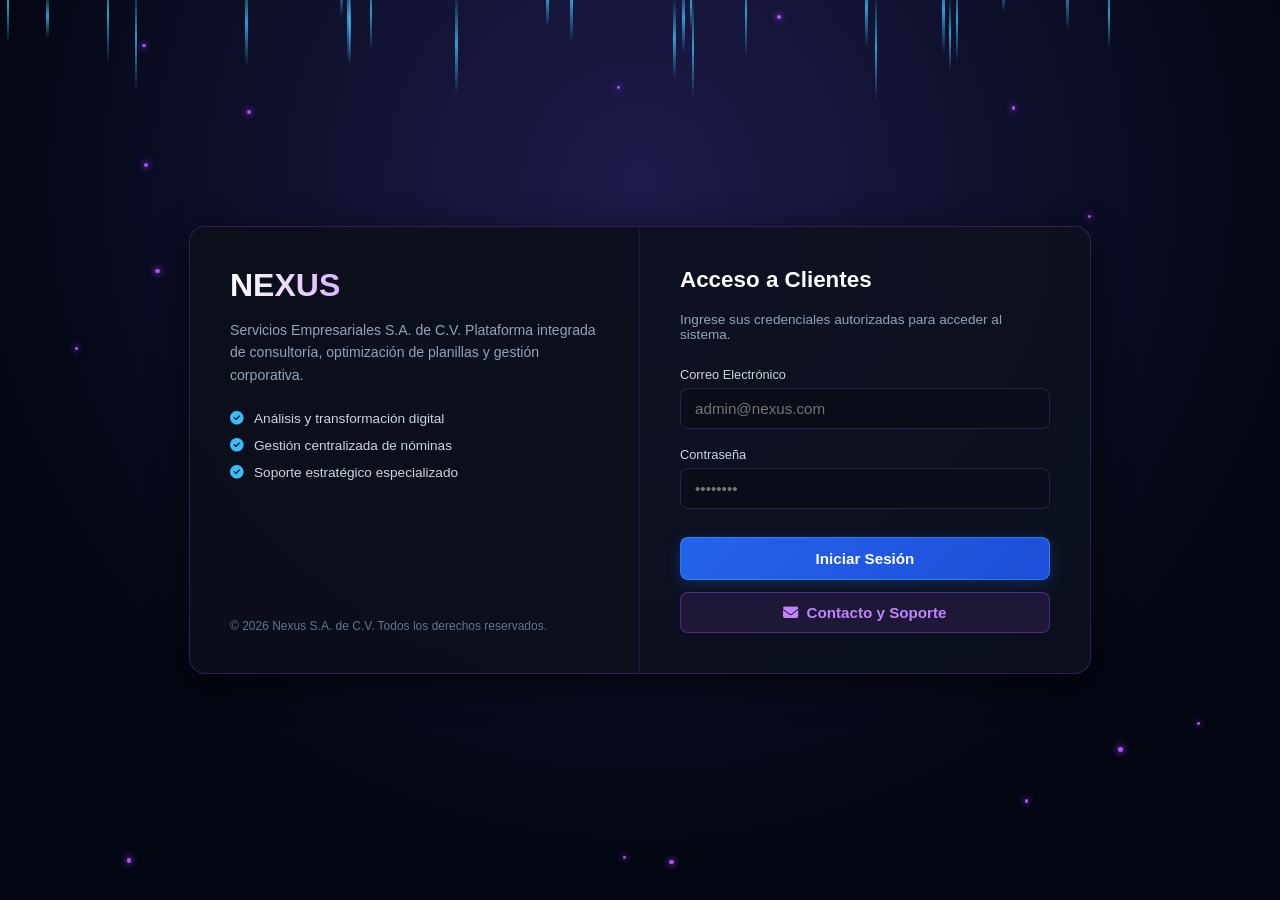
<file: index.html>
<!DOCTYPE html>
<html lang="es">
<head>
    <meta charset="UTF-8">
    <meta name="viewport" content="width=device-width, initial-scale=1.0">
    <title>NEXUS - Servicios Empresariales S.A. de C.V.</title>
    <!-- FontAwesome para iconos -->
    <link rel="stylesheet" href="https://cdnjs.cloudflare.com/ajax/libs/font-awesome/6.4.0/css/all.min.css">
    <style>
        body {
            background-color: #030712;
            color: #cbd5e1;
            margin: 0;
            font-family: 'Segoe UI', Tahoma, Geneva, Verdana, sans-serif;
            display: flex;
            justify-content: center;
            align-items: center;
            height: 100vh;
            overflow: hidden;
            position: relative;
        }

        /* Fondo de lluvia y partículas */
        .bg-effects {
            position: fixed;
            top: 0;
            left: 0;
            width: 100%;
            height: 100%;
            pointer-events: none;
            z-index: 0;
            overflow: hidden;
            background: radial-gradient(circle at 50% 20%, #1e1b4b 0%, #030712 70%);
        }

        .rain-line {
            position: absolute;
            background: linear-gradient(to bottom, rgba(56, 189, 248, 0), rgba(56, 189, 248, 0.95), rgba(56, 189, 248, 0));
            width: 2.5px;
            height: 90px;
            opacity: 0.85;
            animation: fall linear infinite;
        }

        @keyframes fall {
            0% { transform: translateY(-100px); opacity: 0; }
            50% { opacity: 0.95; }
            100% { transform: translateY(105vh); opacity: 0; }
        }

        .purple-particle {
            position: absolute;
            background: #a855f7;
            border-radius: 50%;
            box-shadow: 0 0 6px #a855f7, 0 0 10px #7e22ce;
            animation: floatParticle ease-in-out infinite;
        }

        @keyframes floatParticle {
            0%, 100% { transform: translateY(0) scale(1); opacity: 0.4; }
            50% { transform: translateY(-30px) scale(1.2); opacity: 0.8; }
        }

        /* Tarjeta principal de dos paneles */
        .login-container {
            display: grid;
            grid-template-columns: 1fr 1fr;
            width: 900px;
            max-width: 90%;
            background: rgba(13, 17, 30, 0.9);
            backdrop-filter: blur(12px);
            border: 1px solid rgba(168, 85, 247, 0.25);
            border-radius: 16px;
            box-shadow: 0 10px 35px rgba(0, 0, 0, 0.7);
            position: relative;
            z-index: 1;
            overflow: hidden;
        }

        @media (max-width: 768px) {
            .login-container {
                grid-template-columns: 1fr;
                max-width: 450px;
            }
        }

        /* Panel Izquierdo */
        .panel-left {
            padding: 40px;
            display: flex;
            flex-direction: column;
            justify-content: space-between;
            border-right: 1px solid rgba(168, 85, 247, 0.15);
            background: rgba(10, 14, 24, 0.4);
        }

        .panel-left h2 {
            color: #ffffff;
            font-size: 2rem;
            margin-top: 0;
            margin-bottom: 15px;
            background: linear-gradient(to right, #ffffff, #c084fc, #38bdf8);
            -webkit-background-clip: text;
            -webkit-text-fill-color: transparent;
        }

        .panel-left p {
            font-size: 0.88rem;
            color: #94a3b8;
            line-height: 1.6;
            margin-bottom: 25px;
        }

        .feature-list {
            list-style: none;
            padding: 0;
            margin: 0 0 30px 0;
        }

        .feature-list li {
            display: flex;
            align-items: center;
            gap: 10px;
            font-size: 0.85rem;
            color: #cbd5e1;
            margin-bottom: 12px;
        }

        .feature-list i {
            color: #38bdf8;
        }

        .footer-copy {
            font-size: 0.75rem;
            color: #64748b;
        }

        /* Panel Derecho (Formulario de Acceso y Botón de Contacto debajo) */
        .panel-right {
            padding: 40px;
            display: flex;
            flex-direction: column;
            justify-content: center;
        }

        .panel-right h3 {
            color: #ffffff;
            font-size: 1.4rem;
            margin-top: 0;
            margin-bottom: 6px;
        }

        .panel-right > p {
            font-size: 0.85rem;
            color: #94a3b8;
            margin-bottom: 25px;
        }

        .form-group {
            margin-bottom: 18px;
        }

        .form-group label {
            display: block;
            margin-bottom: 6px;
            font-size: 0.8rem;
            color: #cbd5e1;
        }

        .form-control {
            width: 100%;
            padding: 11px 14px;
            background: rgba(10, 14, 24, 0.9);
            border: 1px solid rgba(168, 85, 247, 0.25);
            border-radius: 8px;
            color: #ffffff;
            font-size: 0.95rem;
            box-sizing: border-box;
            transition: all 0.3s ease;
        }

        .form-control:focus {
            outline: none;
            border-color: #38bdf8;
            box-shadow: 0 0 8px rgba(56, 189, 248, 0.35);
        }

        .btn-login {
            background: linear-gradient(135deg, #2563eb, #1d4ed8);
            color: #ffffff;
            border: 1px solid rgba(56, 189, 248, 0.4);
            padding: 12px;
            border-radius: 8px;
            cursor: pointer;
            font-size: 0.95rem;
            font-weight: 600;
            width: 100%;
            margin-top: 10px;
            transition: all 0.3s ease;
            box-shadow: 0 4px 15px rgba(37, 99, 235, 0.3);
        }

        .btn-login:hover {
            background: linear-gradient(135deg, #1d4ed8, #3b82f6);
            border-color: #38bdf8;
            box-shadow: 0 0 12px rgba(56, 189, 248, 0.4);
        }

        /* Estilo visual unificado para el botón de contacto ubicado debajo del login */
        .btn-contact-custom {
            display: flex;
            align-items: center;
            justify-content: center;
            gap: 8px;
            background: rgba(168, 85, 247, 0.12);
            border: 1px solid rgba(168, 85, 247, 0.35);
            color: #c084fc;
            padding: 11px;
            border-radius: 8px;
            font-size: 0.95rem;
            font-weight: 600;
            text-decoration: none;
            width: 100%;
            box-sizing: border-box;
            margin-top: 12px;
            transition: all 0.3s ease;
        }

        .btn-contact-custom:hover {
            background: rgba(168, 85, 247, 0.25);
            border-color: #c084fc;
            color: #ffffff;
            box-shadow: 0 0 12px rgba(192, 132, 252, 0.3);
        }
    </style>
</head>
<body>

    <!-- Fondo dinámico con lluvia y partículas -->
    <div class="bg-effects" id="bgEffects"></div>

    <div class="login-container">
        <!-- Panel Izquierdo con la información original -->
        <div class="panel-left">
            <div>
                <h2>NEXUS</h2>
                <p>Servicios Empresariales S.A. de C.V. Plataforma integrada de consultoría, optimización de planillas y gestión corporativa.</p>
                
                <ul class="feature-list">
                    <li><i class="fas fa-check-circle"></i> Análisis y transformación digital</li>
                    <li><i class="fas fa-check-circle"></i> Gestión centralizada de nóminas</li>
                    <li><i class="fas fa-check-circle"></i> Soporte estratégico especializado</li>
                </ul>
            </div>

            <div class="footer-copy">
                &copy; 2026 Nexus S.A. de C.V. Todos los derechos reservados.
            </div>
        </div>

        <!-- Panel Derecho con el formulario de acceso y el botón de contacto debajo -->
        <div class="panel-right">
            <h3>Acceso a Clientes</h3>
            <p>Ingrese sus credenciales autorizadas para acceder al sistema.</p>

            <form id="loginForm" onsubmit="manejarLogin(event)">
                <div class="form-group">
                    <label>Correo Electrónico</label>
                    <input type="email" id="loginCorreo" class="form-control" placeholder="admin@nexus.com" required>
                </div>
                <div class="form-group">
                    <label>Contraseña</label>
                    <input type="password" id="loginPassword" class="form-control" placeholder="••••••••" required>
                </div>
                <button type="submit" class="btn-login">
                    Iniciar Sesión
                </button>
            </form>

            <!-- Botón de contacto y soporte ubicado exactamente debajo del botón de iniciar sesión -->
            <a href="contacto.html" class="btn-contact-custom">
                <i class="fas fa-envelope"></i> Contacto y Soporte
            </a>
        </div>
    </div>

    <script>
        document.addEventListener("DOMContentLoaded", () => {
            const bgEffects = document.getElementById('bgEffects');
            
            for (let i = 0; i < 35; i++) {
                const line = document.createElement('div');
                line.className = 'rain-line';
                line.style.left = `${Math.random() * 100}%`;
                line.style.top = `${Math.random() * -100}px`;
                line.style.height = `${Math.random() * 70 + 40}px`;
                line.style.animationDuration = `${Math.random() * 1.8 + 1.2}s`;
                line.style.animationDelay = `${Math.random() * 5}s`;
                bgEffects.appendChild(line);
            }

            for (let i = 0; i < 20; i++) {
                const particle = document.createElement('div');
                particle.className = 'purple-particle';
                const size = Math.random() * 3 + 2;
                particle.style.width = `${size}px`;
                particle.style.height = `${size}px`;
                particle.style.left = `${Math.random() * 100}%`;
                particle.style.top = `${Math.random() * 100}%`;
                particle.style.animationDuration = `${Math.random() * 3 + 2}s`;
                particle.style.animationDelay = `${Math.random() * 3}s`;
                bgEffects.appendChild(particle);
            }
        });

        function manejarLogin(event) {
            event.preventDefault();
            const correo = document.getElementById('loginCorreo').value;
            const usuarioObj = { nombre: "Administrador Nexus", correo: correo, rol: "Administrador" };
            localStorage.setItem('nexus_usuario', JSON.stringify(usuarioObj));
            window.location.href = "dashboard.html";
        }
    </script>
</body>
</html>
</file>
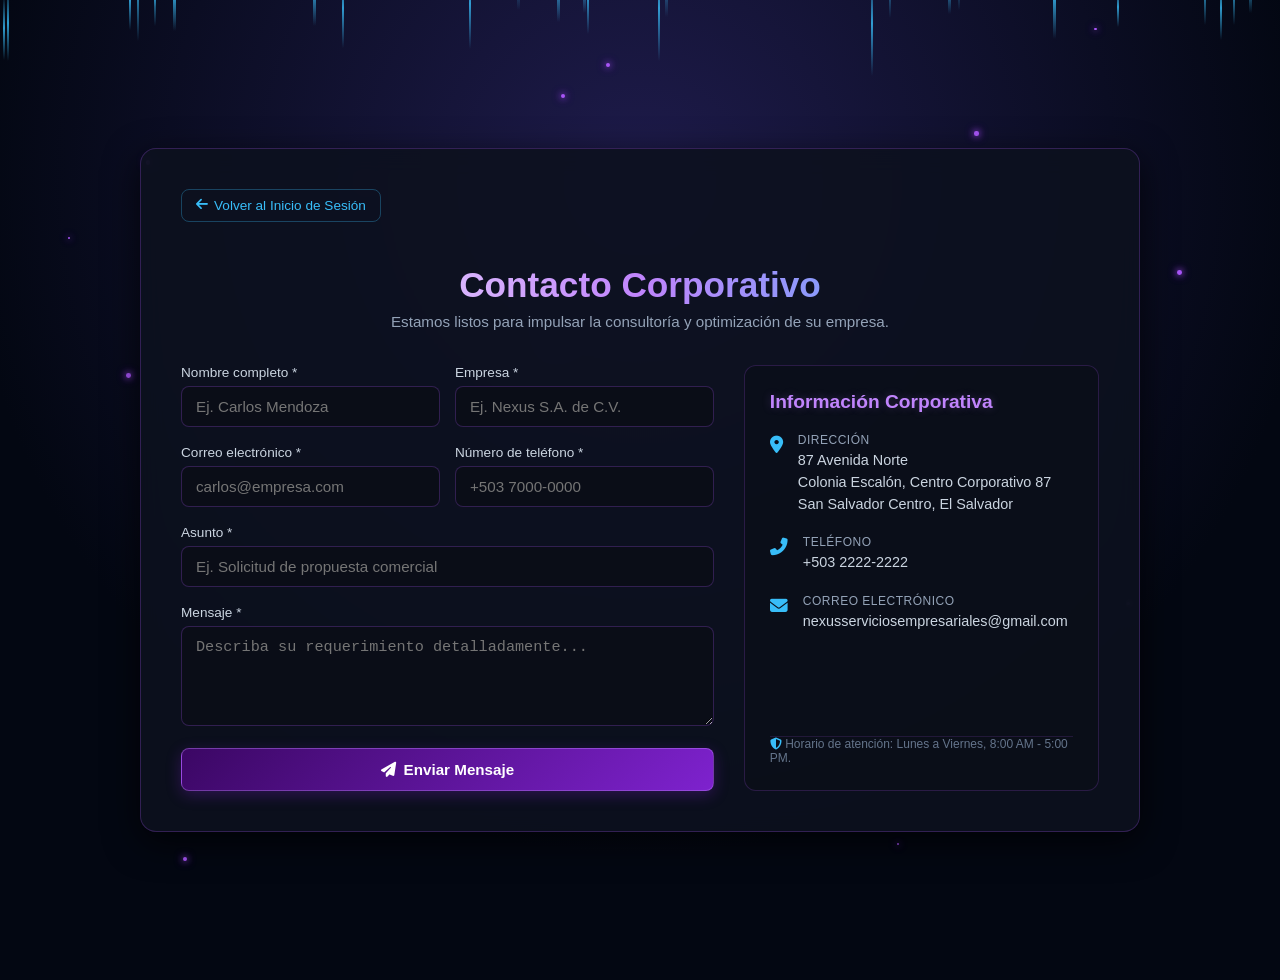
<file: contacto.html>
<!DOCTYPE html>
<html lang="es">
<head>
    <meta charset="UTF-8">
    <meta name="viewport" content="width=device-width, initial-scale=1.0">
    <title>Contacto Corporativo - NEXUS S.A. de C.V.</title>
    <!-- FontAwesome para iconos -->
    <link rel="stylesheet" href="https://cdnjs.cloudflare.com/ajax/libs/font-awesome/6.4.0/css/all.min.css">
    <style>
        body {
            background-color: #030712;
            color: #cbd5e1;
            margin: 0;
            font-family: 'Segoe UI', Tahoma, Geneva, Verdana, sans-serif;
            display: flex;
            justify-content: center;
            align-items: center;
            min-height: 100vh;
            overflow-x: hidden;
            position: relative;
            padding: 40px 0;
        }

        /* --- EFECTOS VISUALES DE FONDO (Lluvia Azul y Partículas Moradas) --- */
        .bg-effects {
            position: fixed;
            top: 0;
            left: 0;
            width: 100%;
            height: 100%;
            pointer-events: none;
            z-index: 0;
            overflow: hidden;
            background: radial-gradient(circle at 50% 20%, #1e1b4b 0%, #030712 70%);
        }

        .rain-line {
            position: absolute;
            background: linear-gradient(to bottom, rgba(56, 189, 248, 0), rgba(56, 189, 248, 0.95), rgba(56, 189, 248, 0));
            width: 2.5px;
            height: 90px;
            opacity: 0.85;
            animation: fall linear infinite;
        }

        @keyframes fall {
            0% { transform: translateY(-100px); opacity: 0; }
            50% { opacity: 0.95; }
            100% { transform: translateY(105vh); opacity: 0; }
        }

        .purple-particle {
            position: absolute;
            background: #a855f7;
            border-radius: 50%;
            box-shadow: 0 0 6px #a855f7, 0 0 10px #7e22ce;
            animation: floatParticle ease-in-out infinite;
        }

        @keyframes floatParticle {
            0%, 100% { transform: translateY(0) scale(1); opacity: 0.4; }
            50% { transform: translateY(-30px) scale(1.2); opacity: 0.8; }
        }

        /* --- CONTENEDOR PRINCIPAL DE CONTACTO --- */
        .contact-wrapper {
            width: 1000px;
            max-width: 90%;
            background: rgba(13, 17, 30, 0.9);
            backdrop-filter: blur(12px);
            border: 1px solid rgba(168, 85, 247, 0.25);
            border-radius: 16px;
            box-shadow: 0 10px 35px rgba(0, 0, 0, 0.7);
            position: relative;
            z-index: 1;
            padding: 40px;
            box-sizing: border-box;
            transition: all 0.3s ease;
        }

        .contact-wrapper:hover {
            border-color: rgba(168, 85, 247, 0.45);
            box-shadow: 0 0 25px rgba(168, 85, 247, 0.2);
        }

        .contact-header {
            text-align: center;
            margin-bottom: 35px;
        }

        .contact-header h1 {
            color: #ffffff;
            font-size: 2.2rem;
            margin-bottom: 8px;
            background: linear-gradient(to right, #ffffff, #c084fc, #38bdf8);
            -webkit-background-clip: text;
            -webkit-text-fill-color: transparent;
        }

        .contact-header p {
            font-size: 0.95rem;
            color: #94a3b8;
            margin: 0;
        }

        /* Estructura de dos columnas */
        .contact-grid {
            display: grid;
            grid-template-columns: 1.2fr 0.8fr;
            gap: 30px;
        }

        @media (max-width: 850px) {
            .contact-grid {
                grid-template-columns: 1fr;
            }
        }

        .form-row {
            display: grid;
            grid-template-columns: 1fr 1fr;
            gap: 15px;
        }

        @media (max-width: 550px) {
            .form-row {
                grid-template-columns: 1fr;
            }
        }

        .form-group {
            margin-bottom: 18px;
        }

        .form-group label {
            display: block;
            margin-bottom: 6px;
            font-size: 0.85rem;
            color: #cbd5e1;
        }

        .form-control {
            width: 100%;
            padding: 11px 14px;
            background: rgba(10, 14, 24, 0.9);
            border: 1px solid rgba(168, 85, 247, 0.25);
            border-radius: 8px;
            color: #ffffff;
            font-size: 0.95rem;
            box-sizing: border-box;
            transition: all 0.3s ease;
        }

        .form-control:focus {
            outline: none;
            border-color: #38bdf8;
            box-shadow: 0 0 8px rgba(56, 189, 248, 0.35);
        }

        textarea.form-control {
            resize: vertical;
            min-height: 100px;
        }

        .btn-submit {
            background: linear-gradient(135deg, #3b0764, #7e22ce);
            color: #ffffff;
            border: 1px solid rgba(192, 132, 252, 0.4);
            padding: 12px;
            border-radius: 8px;
            cursor: pointer;
            font-size: 0.95rem;
            font-weight: 600;
            width: 100%;
            margin-top: 10px;
            display: flex;
            align-items: center;
            justify-content: center;
            gap: 8px;
            transition: all 0.3s ease;
            box-shadow: 0 4px 15px rgba(126, 34, 206, 0.3);
        }

        .btn-submit:hover {
            background: linear-gradient(135deg, #7e22ce, #a855f7);
            border-color: #c084fc;
            box-shadow: 0 0 15px rgba(192, 132, 252, 0.4), 0 0 8px rgba(56, 189, 248, 0.4);
            transform: translateY(-1px);
        }

        /* Tarjeta de Información Corporativa Lateral */
        .info-card {
            background: rgba(10, 14, 24, 0.6);
            border: 1px solid rgba(168, 85, 247, 0.2);
            border-radius: 12px;
            padding: 25px;
            box-sizing: border-box;
            display: flex;
            flex-direction: column;
            justify-content: space-between;
            transition: all 0.3s ease;
        }

        .info-card:hover {
            border-color: rgba(56, 189, 248, 0.4);
            box-shadow: 0 0 15px rgba(56, 189, 248, 0.15);
        }

        .info-card h3 {
            color: #c084fc;
            font-size: 1.2rem;
            margin-top: 0;
            margin-bottom: 20px;
            text-shadow: 0 0 8px rgba(192, 132, 252, 0.25);
        }

        .info-item {
            display: flex;
            gap: 15px;
            margin-bottom: 20px;
            align-items: flex-start;
        }

        .info-item i {
            color: #38bdf8;
            font-size: 1.1rem;
            margin-top: 3px;
        }

        .info-item div label {
            display: block;
            font-size: 0.75rem;
            color: #94a3b8;
            text-transform: uppercase;
            letter-spacing: 0.5px;
            margin-bottom: 3px;
        }

        .info-item div p {
            margin: 0;
            font-size: 0.9rem;
            color: #cbd5e1;
            line-height: 1.5;
        }

        /* Botón de retorno al inicio */
        .btn-back {
            display: inline-flex;
            align-items: center;
            gap: 6px;
            background: transparent;
            border: 1px solid rgba(56, 189, 248, 0.3);
            color: #38bdf8;
            padding: 8px 14px;
            border-radius: 8px;
            font-size: 0.85rem;
            text-decoration: none;
            margin-bottom: 20px;
            transition: all 0.3s ease;
        }

        .btn-back:hover {
            background: rgba(56, 189, 248, 0.1);
            border-color: #38bdf8;
            box-shadow: 0 0 8px rgba(56, 189, 248, 0.25);
            color: #ffffff;
        }
    </style>
</head>
<body>

    <!-- Fondo dinámico con lluvia azul y partículas moradas -->
    <div class="bg-effects" id="bgEffects"></div>

    <div class="contact-wrapper">
        <a href="index.html" class="btn-back">
            <i class="fas fa-arrow-left"></i> Volver al Inicio de Sesión
        </a>

        <div class="contact-header">
            <h1>Contacto Corporativo</h1>
            <p>Estamos listos para impulsar la consultoría y optimización de su empresa.</p>
        </div>

        <div class="contact-grid">
            <!-- Formulario de Contacto -->
            <div>
                <form onsubmit="enviarMensaje(event)">
                    <div class="form-row">
                        <div class="form-group">
                            <label>Nombre completo *</label>
                            <input type="text" class="form-control" placeholder="Ej. Carlos Mendoza" required>
                        </div>
                        <div class="form-group">
                            <label>Empresa *</label>
                            <input type="text" class="form-control" placeholder="Ej. Nexus S.A. de C.V." required>
                        </div>
                    </div>
                    <div class="form-row">
                        <div class="form-group">
                            <label>Correo electrónico *</label>
                            <input type="email" class="form-control" placeholder="carlos@empresa.com" required>
                        </div>
                        <div class="form-group">
                            <label>Número de teléfono *</label>
                            <input type="tel" class="form-control" placeholder="+503 7000-0000" required>
                        </div>
                    </div>
                    <div class="form-group">
                        <label>Asunto *</label>
                        <input type="text" class="form-control" placeholder="Ej. Solicitud de propuesta comercial" required>
                    </div>
                    <div class="form-group">
                        <label>Mensaje *</label>
                        <textarea class="form-control" placeholder="Describa su requerimiento detalladamente..." required></textarea>
                    </div>
                    <button type="submit" class="btn-submit">
                        <i class="fas fa-paper-plane"></i> Enviar Mensaje
                    </button>
                </form>
            </div>

            <!-- Panel Lateral de Información Corporativa -->
            <div class="info-card">
                <div>
                    <h3>Información Corporativa</h3>
                    
                    <div class="info-item">
                        <i class="fas fa-map-marker-alt"></i>
                        <div>
                            <label>Dirección</label>
                            <p>87 Avenida Norte<br>Colonia Escalón, Centro Corporativo 87<br>San Salvador Centro, El Salvador</p>
                        </div>
                    </div>

                    <div class="info-item">
                        <i class="fas fa-phone-alt"></i>
                        <div>
                            <label>Teléfono</label>
                            <p>+503 2222-2222</p>
                        </div>
                    </div>

                    <div class="info-item">
                        <i class="fas fa-envelope"></i>
                        <div>
                            <label>Correo Electrónico</label>
                            <p>nexusserviciosempresariales@gmail.com</p>
                        </div>
                    </div>
                </div>

                <div style="margin-top: 20px; font-size: 0.75rem; color: #64748b; border-top: 1px solid rgba(168, 85, 247, 0.15); pt-3;">
                    <i class="fas fa-shield-alt" style="color: #38bdf8;"></i> Horario de atención: Lunes a Viernes, 8:00 AM - 5:00 PM.
                </div>
            </div>
        </div>
    </div>

    <script>
        // Generador automático de efectos de lluvia azul y partículas moradas
        document.addEventListener("DOMContentLoaded", () => {
            const bgEffects = document.getElementById('bgEffects');
            
            for (let i = 0; i < 40; i++) {
                const line = document.createElement('div');
                line.className = 'rain-line';
                line.style.left = `${Math.random() * 100}%`;
                line.style.top = `${Math.random() * -100}px`;
                line.style.height = `${Math.random() * 70 + 40}px`;
                line.style.animationDuration = `${Math.random() * 1.8 + 1.2}s`;
                line.style.animationDelay = `${Math.random() * 5}s`;
                bgEffects.appendChild(line);
            }

            for (let i = 0; i < 25; i++) {
                const particle = document.createElement('div');
                particle.className = 'purple-particle';
                const size = Math.random() * 3 + 2;
                particle.style.width = `${size}px`;
                particle.style.height = `${size}px`;
                particle.style.left = `${Math.random() * 100}%`;
                particle.style.top = `${Math.random() * 100}%`;
                particle.style.animationDuration = `${Math.random() * 3 + 2}s`;
                particle.style.animationDelay = `${Math.random() * 3}s`;
                bgEffects.appendChild(particle);
            }
        });

        function enviarMensaje(event) {
            event.preventDefault();
            alert("¡Mensaje enviado con éxito! Nos pondremos en contacto a la brevedad.");
            event.target.reset();
        }
    </script>
</body>
</html>
</file>
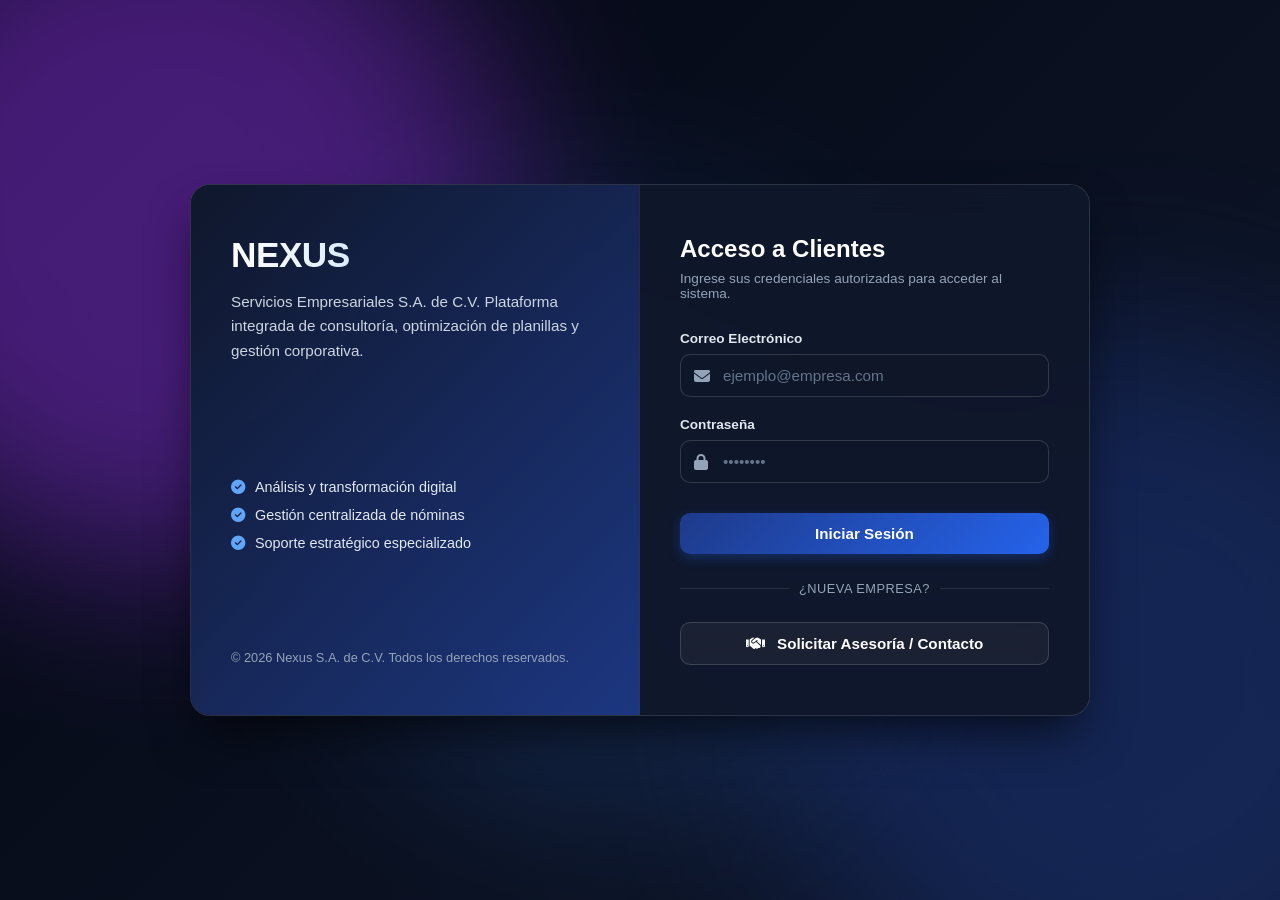
<file: index (5).html>
<!DOCTYPE html>
<html lang="es">
<head>
    <meta charset="UTF-8">
    <meta name="viewport" content="width=device-width, initial-scale=1.0">
    <title>NEXUS - Servicios Empresariales S.A. de C.V.</title>
    <!-- FontAwesome para iconos -->
    <link rel="stylesheet" href="https://cdnjs.cloudflare.com/ajax/libs/font-awesome/6.4.0/css/all.min.css">
    <style>
        :root {
            --primary: #1e3a8a;
            --primary-hover: #1e40af;
            --accent: #2563eb;
            --accent-glow: #3b82f6;
            --purple-glow: #9333ea;
            --bg-dark: #030712;
            --text-main: #334155;
            --white: #ffffff;
            --border: #e2e8f0;
        }

        * {
            box-sizing: border-box;
            margin: 0;
            padding: 0;
            font-family: 'Segoe UI', Tahoma, Geneva, Verdana, sans-serif;
        }

        body {
            background-color: var(--bg-dark);
            color: var(--text-main);
            display: flex;
            justify-content: center;
            align-items: center;
            min-height: 100vh;
            width: 100vw;
            margin: 0;
            overflow-x: hidden;
            position: relative;
        }

        /* --- FONDO ANIMADO DE FLUIDOS / GRADIENT WAVES CSS --- */
        .background-animation {
            position: absolute;
            top: 0;
            left: 0;
            width: 100%;
            height: 100%;
            z-index: 0;
            overflow: hidden;
            background: linear-gradient(135deg, #030712, #0f172a);
        }

        .wave-blob {
            position: absolute;
            filter: blur(90px);
            opacity: 0.45;
            animation: floatWaves 15s ease infinite alternate;
        }

        .blob-1 {
            top: -15%;
            left: -15%;
            width: 55vw;
            height: 55vw;
            background: var(--purple-glow);
            border-radius: 50%;
        }

        .blob-2 {
            bottom: -15%;
            right: -15%;
            width: 55vw;
            height: 55vw;
            background: var(--primary);
            border-radius: 50%;
            animation-delay: -5s;
        }

        .blob-3 {
            top: 25%;
            left: 25%;
            width: 45vw;
            height: 45vw;
            background: var(--accent-glow);
            opacity: 0.2;
            border-radius: 50%;
            animation-delay: -10s;
        }

        @keyframes floatWaves {
            0% {
                transform: translate(0, 0) scale(1);
            }
            50% {
                transform: translate(60px, 50px) scale(1.1);
            }
            100% {
                transform: translate(-40px, 70px) scale(0.9);
            }
        }

        /* --- CONTENEDOR DE LA TARJETA PRINCIPAL CON EFECTO SPOTLIGHT INTERACTIVO --- */
        .container {
            position: relative;
            display: grid;
            grid-template-columns: 1fr 1fr;
            background: rgba(15, 23, 42, 0.85);
            backdrop-filter: blur(16px);
            -webkit-backdrop-filter: blur(16px);
            width: 100%;
            max-width: 900px;
            border-radius: 20px;
            box-shadow: 0 25px 50px -12px rgba(0, 0, 0, 0.7);
            overflow: hidden;
            border: 1px solid rgba(255, 255, 255, 0.12);
            z-index: 10;
            transition: border-color 0.3s ease, box-shadow 0.3s ease;
        }

        /* Halo de luz que sigue el cursor en la tarjeta principal */
        .container::before {
            content: '';
            position: absolute;
            top: 0; left: 0; right: 0; bottom: 0;
            border-radius: inherit;
            background: radial-gradient(
                700px circle at var(--mouse-x, 50%) var(--mouse-y, 50%),
                rgba(59, 130, 246, 0.3),
                rgba(147, 51, 234, 0.15) 40%,
                transparent 80%
            );
            opacity: 0;
            transition: opacity 0.4s ease;
            pointer-events: none;
            z-index: 1;
        }

        .container:hover::before {
            opacity: 1;
        }

        .container > * {
            position: relative;
            z-index: 2;
        }

        /* Panel Izquierdo: Información Corporativa */
        .brand-section {
            background: linear-gradient(135deg, rgba(15, 23, 42, 0.95), rgba(30, 58, 138, 0.9));
            color: var(--white);
            padding: 50px 40px;
            display: flex;
            flex-direction: column;
            justify-content: space-between;
            border-right: 1px solid rgba(255, 255, 255, 0.08);
        }

        .brand-section h1 {
            font-size: 2.2rem;
            margin-bottom: 15px;
            font-weight: 700;
            letter-spacing: -0.5px;
            background: linear-gradient(to right, #ffffff, #93c5fd);
            -webkit-background-clip: text;
            -webkit-text-fill-color: transparent;
        }

        .brand-section p {
            font-size: 0.95rem;
            line-height: 1.6;
            color: #cbd5e1;
            margin-bottom: 30px;
        }

        .features-list {
            list-style: none;
        }

        .features-list li {
            display: flex;
            align-items: center;
            gap: 10px;
            margin-bottom: 12px;
            font-size: 0.9rem;
            color: #e2e8f0;
        }

        .features-list i {
            color: #60a5fa;
        }

        /* Panel Derecho: Acceso */
        .form-section {
            padding: 50px 40px;
            display: flex;
            flex-direction: column;
            justify-content: center;
            background: rgba(15, 23, 42, 0.6);
        }

        .form-section h2 {
            font-size: 1.5rem;
            color: var(--white);
            margin-bottom: 8px;
        }

        .form-section p.subtitle {
            font-size: 0.85rem;
            color: #94a3b8;
            margin-bottom: 30px;
        }

        .input-group {
            margin-bottom: 20px;
        }

        .input-group label {
            display: block;
            font-size: 0.85rem;
            font-weight: 600;
            margin-bottom: 8px;
            color: #e2e8f0;
        }

        .input-field-wrapper {
            position: relative;
            display: flex;
            align-items: center;
        }

        .input-field-wrapper i {
            position: absolute;
            left: 14px;
            color: #94a3b8;
        }

        .input-field-wrapper input {
            width: 100%;
            padding: 12px 14px 12px 42px;
            border: 1px solid rgba(255, 255, 255, 0.15);
            border-radius: 10px;
            font-size: 0.95rem;
            outline: none;
            transition: all 0.2s;
            background: rgba(15, 23, 42, 0.8);
            color: #fff;
        }

        .input-field-wrapper input::placeholder {
            color: #64748b;
        }

        .input-field-wrapper input:focus {
            border-color: var(--accent-glow);
            box-shadow: 0 0 0 3px rgba(59, 130, 246, 0.25);
            background: rgba(15, 23, 42, 1);
        }

        .btn {
            width: 100%;
            padding: 12px;
            border: none;
            border-radius: 10px;
            font-size: 0.95rem;
            font-weight: 600;
            cursor: pointer;
            transition: all 0.2s ease;
        }

        .btn-primary {
            background: linear-gradient(135deg, var(--primary), var(--accent));
            color: var(--white);
            margin-top: 10px;
            box-shadow: 0 4px 12px rgba(37, 99, 235, 0.3);
        }

        .btn-primary:hover {
            opacity: 0.95;
            transform: translateY(-2px);
            box-shadow: 0 6px 16px rgba(37, 99, 235, 0.4);
        }

        .divider {
            text-align: center;
            margin: 25px 0;
            position: relative;
        }

        .divider::before {
            content: "";
            position: absolute;
            top: 50%;
            left: 0;
            width: 100%;
            height: 1px;
            background-color: rgba(255, 255, 255, 0.1);
        }

        .divider span {
            background-color: #0f172a;
            padding: 0 10px;
            position: relative;
            font-size: 0.8rem;
            color: #94a3b8;
            text-transform: uppercase;
            letter-spacing: 0.5px;
        }

        .btn-secondary {
            background: rgba(255, 255, 255, 0.05);
            color: var(--white);
            border: 1px solid rgba(255, 255, 255, 0.15);
            text-decoration: none;
            display: block;
            text-align: center;
            padding: 12px;
            border-radius: 10px;
            font-weight: 600;
            font-size: 0.95rem;
            backdrop-filter: blur(8px);
            transition: all 0.2s;
        }

        .btn-secondary:hover {
            background: rgba(255, 255, 255, 0.1);
            border-color: rgba(255, 255, 255, 0.3);
            transform: translateY(-2px);
        }

        #error-msg {
            color: #f87171;
            font-size: 0.85rem;
            margin-top: 10px;
            text-align: center;
            display: none;
        }

        @media (max-width: 768px) {
            .container {
                grid-template-columns: 1fr;
                max-width: 90%;
                margin: 20px;
            }
            .brand-section {
                padding: 30px 20px;
                border-right: none;
                border-bottom: 1px solid rgba(255, 255, 255, 0.08);
            }
            .form-section {
                padding: 30px 20px;
            }
        }
    </style>
</head>
<body>

    <!-- Fondo con efecto de ondas y gradientes fluidos -->
    <div class="background-animation">
        <div class="wave-blob blob-1"></div>
        <div class="wave-blob blob-2"></div>
        <div class="wave-blob blob-3"></div>
    </div>

    <!-- Contenedor Principal -->
    <div class="container" id="mainCard">
        <!-- Panel Izquierdo -->
        <div class="brand-section">
            <div>
                <h1>NEXUS</h1>
                <p>Servicios Empresariales S.A. de C.V. Plataforma integrada de consultoría, optimización de planillas y gestión corporativa.</p>
            </div>
            <ul class="features-list">
                <li><i class="fas fa-check-circle"></i> Análisis y transformación digital</li>
                <li><i class="fas fa-check-circle"></i> Gestión centralizada de nóminas</li>
                <li><i class="fas fa-check-circle"></i> Soporte estratégico especializado</li>
            </ul>
            <div style="font-size: 0.8rem; color: #94a3b8;">
                © 2026 Nexus S.A. de C.V. Todos los derechos reservados.
            </div>
        </div>

        <!-- Panel Derecho: Acceso -->
        <div class="form-section">
            <h2>Acceso a Clientes</h2>
            <p class="subtitle">Ingrese sus credenciales autorizadas para acceder al sistema.</p>
            
            <form id="loginForm" onsubmit="validarLogin(event)">
                <div class="input-group">
                    <label for="email">Correo Electrónico</label>
                    <div class="input-field-wrapper">
                        <i class="fas fa-envelope"></i>
                        <input type="email" id="email" placeholder="ejemplo@empresa.com" required>
                    </div>
                </div>

                <div class="input-group">
                    <label for="password">Contraseña</label>
                    <div class="input-field-wrapper">
                        <i class="fas fa-lock"></i>
                        <input type="password" id="password" placeholder="••••••••" required>
                    </div>
                </div>

                <button type="submit" class="btn btn-primary" id="loginBtn">Iniciar Sesión</button>
                <div id="error-msg">Correo o contraseña incorrectos.</div>
            </form>

            <div class="divider">
                <span>¿Nueva Empresa?</span>
            </div>

            <!-- ENLACE A CONTACTO.HTML -->
            <a href="contacto.html" class="btn btn-secondary">
                <i class="fas fa-handshake" style="margin-right: 8px;"></i> Solicitar Asesoría / Contacto
            </a>
        </div>
    </div>

    <!-- Script de Interactividad y Acceso Predeterminado -->
    <script>
        // Efecto de luz dinámico siguiendo el cursor sobre la tarjeta principal
        const mainCard = document.getElementById('mainCard');
        document.addEventListener('mousemove', e => {
            const rect = mainCard.getBoundingClientRect();
            const x = e.clientX - rect.left;
            const y = e.clientY - rect.top;
            mainCard.style.setProperty('--mouse-x', `${x}px`);
            mainCard.style.setProperty('--mouse-y', `${y}px`);
        });

        // Lógica de validación directa con credenciales predeterminadas
        async function validarLogin(event) {
            event.preventDefault();
            const emailInput = document.getElementById('email').value.trim();
            const passwordInput = document.getElementById('password').value.trim();
            const errorMsg = document.getElementById('error-msg');
            const loginBtn = document.getElementById('loginBtn');

            errorMsg.style.display = "none";
            loginBtn.innerText = "Verificando...";
            loginBtn.disabled = true;

            // Simulación de pequeña pausa de verificación
            await new Promise(resolve => setTimeout(resolve, 400));

            // Credenciales predeterminadas configuradas
            const correoPredeterminado = "wportillomartinez30@gmail.com";
            const passwordPredeterminado = "1w3r5y7i";

            if (emailInput === correoPredeterminado && passwordInput === passwordPredeterminado) {
                const usuario = { nombre: "Williams Portillo", rol: "Administrador" };
                
                // Guardamos la sesión en el navegador
                localStorage.setItem('nexus_usuario', JSON.stringify(usuario));
                
                // Redirigir al panel principal
                window.location.href = "dashboard.html";
            } else {
                errorMsg.innerText = "Correo o contraseña incorrectos.";
                errorMsg.style.display = "block";
                loginBtn.innerText = "Iniciar Sesión";
                loginBtn.disabled = false;
            }
        }
    </script>
</body>
</html>
</file>
